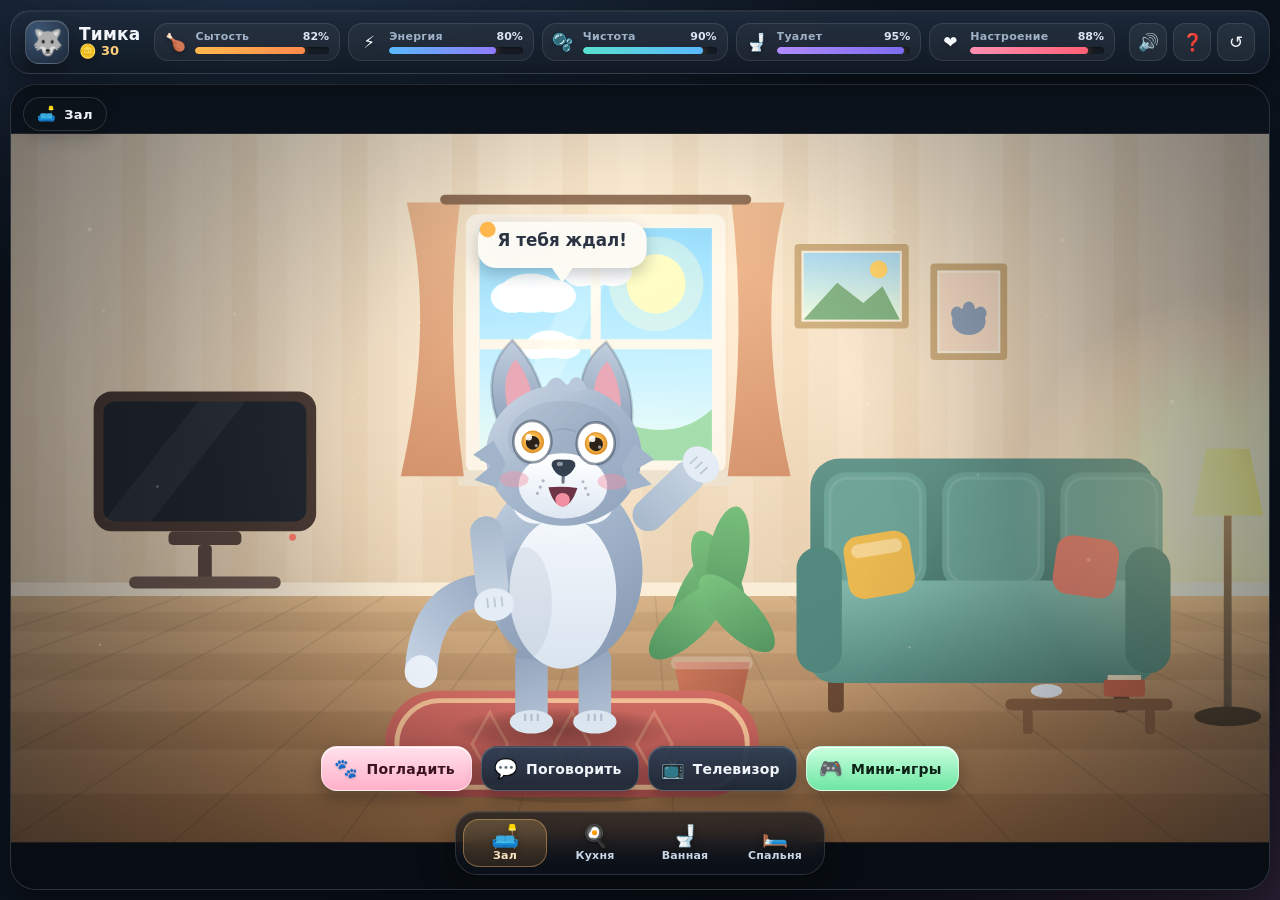
<file: index.html>
<!doctype html>
<html lang="ru">
<head>
  <meta charset="utf-8" />
  <meta name="viewport" content="width=device-width, initial-scale=1, viewport-fit=cover" />
  <meta name="theme-color" content="#0e141d" />
  <title>Волчонок Тимка — мой говорящий волк</title>
  <link rel="icon" href="data:image/svg+xml,<svg xmlns=%22http://www.w3.org/2000/svg%22 viewBox=%220 0 100 100%22><text y=%22.9em%22 font-size=%2290%22>🐺</text></svg>" />
  <link rel="stylesheet" href="css/style.css" />
</head>
<body>
  <div id="app">
    <header id="hud">
      <div class="brand">
        <div class="avatar">🐺</div>
        <div class="brand-text">
          <div class="pet-name" id="petName">Тимка</div>
          <div class="coins" id="coins"><span class="coin-ico">🪙</span><b id="coinValue">0</b></div>
        </div>
      </div>

      <div class="stats" id="stats"></div>

      <div class="hud-tools">
        <button class="icon-btn" id="soundBtn" title="Звук" aria-label="Звук">🔊</button>
        <button class="icon-btn" id="helpBtn" title="Как играть" aria-label="Как играть">❓</button>
        <button class="icon-btn" id="resetBtn" title="Начать заново" aria-label="Начать заново">↺</button>
      </div>
    </header>

    <main id="stage">
      <canvas id="scene"></canvas>

      <div id="roomLabel" class="room-label">
        <span id="roomEmoji">🛋️</span><span id="roomName">Зал</span>
      </div>

      <div class="hint" id="hint">Нажми на Тимку, чтобы погладить</div>

      <div id="actionBar" class="action-bar"></div>
      <div id="toasts" class="toasts"></div>
      <div id="foodPanel" class="food-panel hidden"></div>

      <nav id="rooms" class="rooms" aria-label="Локации"></nav>
    </main>
  </div>

  <div id="minigames" class="overlay hidden" aria-hidden="true">
    <div class="mg-panel">
      <div class="mg-head">
        <div>
          <div class="mg-title">Мини-игры</div>
          <div class="mg-sub">Играй, зарабатывай монетки и поднимай настроение</div>
        </div>
        <button class="icon-btn" id="mgClose" title="Закрыть" aria-label="Закрыть">✕</button>
      </div>

      <div id="mgMenu" class="mg-menu"></div>

      <div id="mgStage" class="mg-stage hidden">
        <div class="mg-stage-head">
          <button class="pill" id="mgBack">← К списку</button>
          <div class="mg-score" id="mgStatus">0</div>
        </div>
        <div id="mgRoot" class="mg-root"></div>
        <div id="mgResult" class="mg-result hidden">
          <div class="mg-result-card">
            <div class="mg-result-title" id="mgResultTitle">Игра окончена!</div>
            <div class="mg-result-score" id="mgResultScore">0</div>
            <div class="mg-result-sub" id="mgResultSub"></div>
            <div class="mg-result-reward" id="mgResultReward">🪙 +0</div>
            <div class="mg-result-btns">
              <button class="btn primary" id="mgAgain">Ещё раз</button>
              <button class="btn" id="mgToMenu">К списку</button>
            </div>
          </div>
        </div>
      </div>
    </div>
  </div>

  <div id="help" class="overlay hidden" aria-hidden="true">
    <div class="help-panel">
      <div class="help-head">
        <div class="mg-title">Как играть</div>
        <button class="icon-btn" id="helpClose" aria-label="Закрыть">✕</button>
      </div>
      <div class="help-body">
        <p>Знакомься — это <b>волчонок Тимка</b>. О нём нужно заботиться: кормить, укладывать спать, мыть, водить в туалет и, конечно, играть с ним.</p>
        <div class="help-grid">
          <div class="help-card"><div class="hi">🛋️</div><b>Зал</b><span>Общайся с Тимкой, гладь его и запускай мини-игры. Можно включить телевизор.</span></div>
          <div class="help-card"><div class="hi">🍳</div><b>Кухня</b><span>Корми волчонка. Каша бесплатная, лакомства — за монетки.</span></div>
          <div class="help-card"><div class="hi">🚽</div><b>Ванная</b><span>Отведи в туалет и помой, когда он испачкается.</span></div>
          <div class="help-card"><div class="hi">🛏️</div><b>Спальня</b><span>Уложи спать, чтобы восстановить энергию. Сон можно ускорить кнопкой «Разбудить».</span></div>
        </div>
        <p><b>Совет:</b> кликай по предметам в комнате — чашка с едой, кровать, унитаз и ванна тоже работают. Следи за шкалой «Туалет»: если она опустеет, Тимка расстроится.</p>
        <p class="muted">Прогресс сохраняется автоматически в этом браузере.</p>
      </div>
      <div class="help-foot">
        <button class="btn primary" id="helpOk">Понятно!</button>
      </div>
    </div>
  </div>

  <noscript><div class="noscript">Для игры нужен включённый JavaScript.</div></noscript>

  <script src="js/util.js"></script>
  <script src="js/save.js"></script>
  <script src="js/wolf.js"></script>
  <script src="js/rooms.js"></script>
  <script src="js/minigames.js"></script>
  <script src="js/mg-bones.js"></script>
  <script src="js/mg-bubbles.js"></script>
  <script src="js/mg-memory.js"></script>
  <script src="js/mg-fishing.js"></script>
  <script src="js/mg-runner.js"></script>
  <script src="js/mg-whack.js"></script>
  <script src="js/mg-snake.js"></script>
  <script src="js/mg-puzzle.js"></script>
  <script src="js/mg-target.js"></script>
  <script src="js/mg-simon.js"></script>
  <script src="js/game.js"></script>
</body>
</html>
</file>
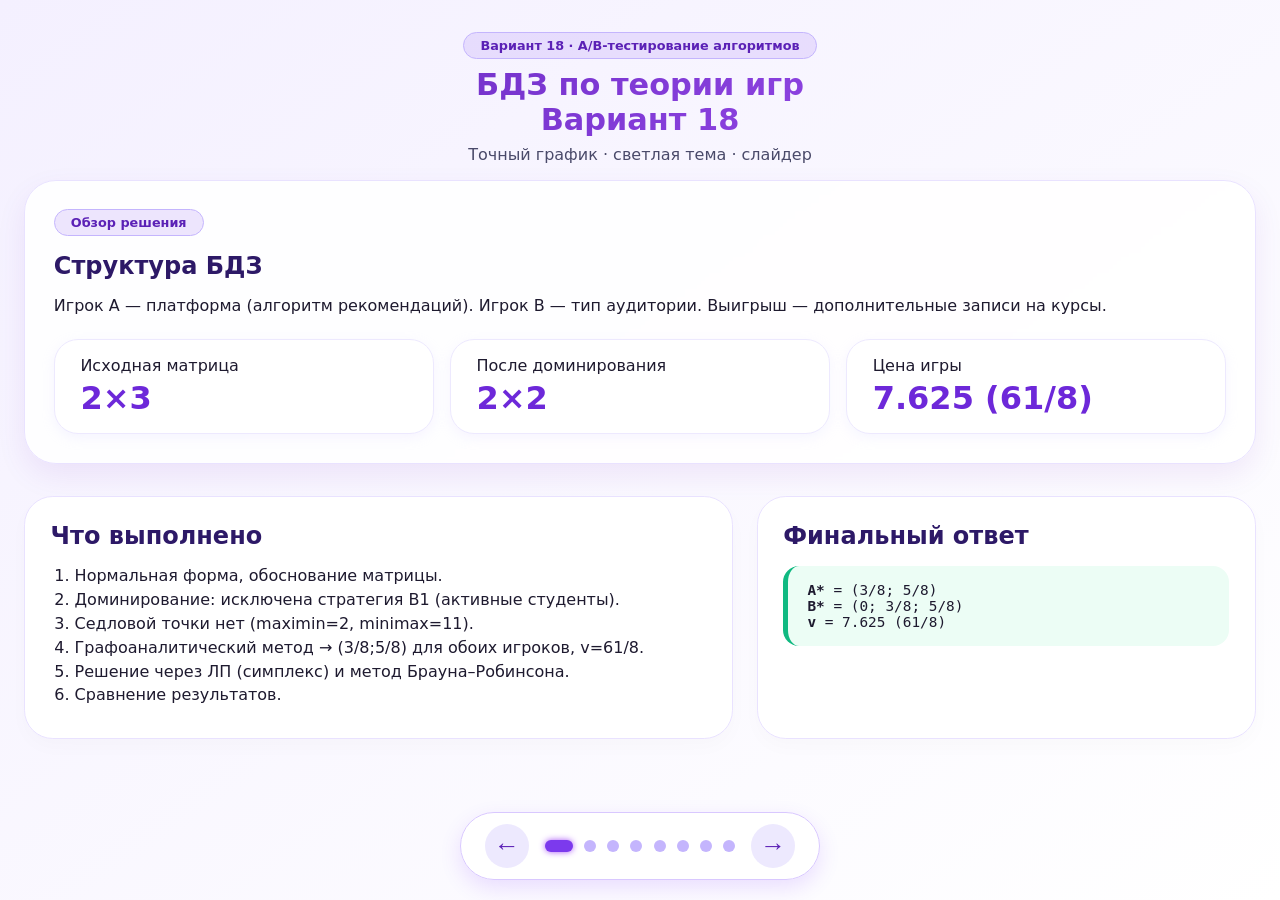
<file: deepseek_html_20260513_eeb566 (1).html>
<!DOCTYPE html>
<html lang="ru">
<head>
  <meta charset="UTF-8" />
  <meta name="viewport" content="width=device-width, initial-scale=1.0, user-scalable=yes" />
  <title>БДЗ. Теория игр. Вариант 18 — точный график, светлая тема</title>
  <style>
    * {
      margin: 0;
      padding: 0;
      box-sizing: border-box;
    }

    body {
      background: linear-gradient(145deg, #f4f0ff 0%, #ffffff 100%);
      font-family: 'Inter', system-ui, -apple-system, 'Segoe UI', Roboto, sans-serif;
      color: #1e1a2f;
      min-height: 100vh;
      padding-bottom: 90px;
    }

    .app {
      max-width: 1400px;
      margin: 0 auto;
      padding: 2rem 1.5rem;
    }

    .hero {
      background: #ffffffdd;
      backdrop-filter: blur(2px);
      border-radius: 2rem;
      padding: 1.8rem;
      margin-bottom: 2rem;
      box-shadow: 0 12px 30px rgba(106, 13, 173, 0.08);
      border: 1px solid #e9e2ff;
    }

    .badge {
      display: inline-block;
      background: #7c3aed20;
      color: #5b21b6;
      padding: 0.3rem 1rem;
      border-radius: 40px;
      font-size: 0.8rem;
      font-weight: 600;
      margin-bottom: 1rem;
      border: 1px solid #c4b5fd;
    }

    h1 {
      font-size: 1.9rem;
      font-weight: 700;
      background: linear-gradient(135deg, #5b21b6, #a855f7);
      -webkit-background-clip: text;
      background-clip: text;
      color: transparent;
      margin-bottom: 0.5rem;
    }

    h2 {
      font-size: 1.5rem;
      font-weight: 600;
      color: #2d1967;
      margin-bottom: 1rem;
    }

    .kpi {
      display: flex;
      flex-wrap: wrap;
      gap: 1rem;
      margin-top: 1.5rem;
    }

    .card {
      background: white;
      border-radius: 1.5rem;
      padding: 1rem 1.6rem;
      box-shadow: 0 4px 12px #ddd6fe40;
      border: 1px solid #ede9fe;
      flex: 1;
      min-width: 150px;
    }

    .card strong {
      display: block;
      font-size: 2rem;
      font-weight: 800;
      color: #6d28d9;
      margin-top: 0.25rem;
    }

    .grid {
      display: grid;
      grid-template-columns: repeat(12, 1fr);
      gap: 1.5rem;
    }

    .panel {
      grid-column: span 12;
      background: rgba(255, 255, 255, 0.92);
      backdrop-filter: blur(4px);
      border-radius: 1.8rem;
      padding: 1.6rem;
      border: 1px solid #e9e2ff;
      box-shadow: 0 8px 20px rgba(0, 0, 0, 0.02);
    }

    .span-6 { grid-column: span 6; }
    .span-5 { grid-column: span 5; }
    .span-7 { grid-column: span 7; }

    table {
      width: 100%;
      border-collapse: collapse;
      background: white;
      border-radius: 1rem;
      overflow: hidden;
      box-shadow: 0 1px 2px #cbd5e1;
    }

    th, td {
      border: 1px solid #e2e8f0;
      padding: 0.75rem;
      text-align: center;
    }

    th {
      background: #f3e8ff;
      color: #4c1d95;
      font-weight: 600;
    }

    td.label {
      text-align: left;
      font-weight: 600;
      background: #faf5ff;
    }

    .formula, .note, .result-box, .danger-box {
      border-radius: 1rem;
      padding: 1rem 1.2rem;
      margin-top: 1rem;
      font-family: 'Fira Code', 'Cascadia Code', monospace;
      font-size: 0.9rem;
    }

    .formula {
      background: #f5f3ff;
      border-left: 5px solid #8b5cf6;
      color: #2d2a5e;
    }

    .note {
      background: #eef2ff;
      border-left: 5px solid #3b82f6;
    }

    .result-box {
      background: #ecfdf5;
      border-left: 5px solid #10b981;
    }

    .danger-box {
      background: #fff1f2;
      border-left: 5px solid #f43f5e;
    }

    .svg-wrap {
      background: #ffffff;
      border-radius: 1.2rem;
      padding: 0.8rem;
      border: 1px solid #e2e8f0;
      box-shadow: 0 2px 8px rgba(0,0,0,0.02);
    }

    .legend {
      display: flex;
      gap: 1.2rem;
      margin-top: 0.8rem;
      font-size: 0.8rem;
    }

    .legend span::before {
      content: "●";
      margin-right: 6px;
      font-size: 1rem;
      vertical-align: middle;
      display: inline-block;
    }

    .legend .l1::before { color: #22d3ee; content: "●"; }
    .legend .l2::before { color: #8b5cf6; }
    .legend .l3::before { color: #34d399; }

    /* --- навигация кружочки + стрелки (слайдер) --- */
    .slider-nav {
      position: fixed;
      bottom: 20px;
      left: 0;
      right: 0;
      display: flex;
      align-items: center;
      justify-content: center;
      gap: 1rem;
      background: rgba(255, 255, 255, 0.9);
      backdrop-filter: blur(12px);
      padding: 0.7rem 1.5rem;
      border-radius: 60px;
      width: fit-content;
      margin: 0 auto;
      border: 1px solid #d9c8ff;
      box-shadow: 0 8px 22px rgba(98, 0, 255, 0.12);
      z-index: 100;
    }

    .nav-arrow {
      background: #ede9fe;
      border: none;
      width: 44px;
      height: 44px;
      border-radius: 60px;
      font-size: 1.6rem;
      font-weight: bold;
      color: #5b21b6;
      cursor: pointer;
      transition: 0.2s;
      display: inline-flex;
      align-items: center;
      justify-content: center;
    }

    .nav-arrow:hover {
      background: #d9c8ff;
      transform: scale(1.02);
    }

    .dots {
      display: flex;
      gap: 0.7rem;
      align-items: center;
    }

    .dot {
      width: 12px;
      height: 12px;
      background-color: #c4b5fd;
      border-radius: 30px;
      transition: all 0.2s ease;
      cursor: pointer;
    }

    .dot.active {
      width: 28px;
      background-color: #7c3aed;
      box-shadow: 0 0 6px #a855f7;
    }

    .tab-panel {
      display: none;
      animation: fade 0.25s ease;
    }

    .tab-panel.active {
      display: block;
    }

    @keyframes fade {
      from { opacity: 0; transform: translateY(6px); }
      to { opacity: 1; transform: translateY(0); }
    }

    @media (max-width: 1000px) {
      .app { padding: 1rem; }
      .span-6, .span-5, .span-7 { grid-column: span 12; }
      .slider-nav { bottom: 12px; padding: 0.4rem 1rem; }
      .nav-arrow { width: 36px; height: 36px; font-size: 1.3rem; }
    }

    .footer-note {
      margin-top: 2rem;
      color: #6b7280;
      font-size: 0.8rem;
      text-align: center;
    }
    ul, ol { padding-left: 1.5rem; margin: 0.5rem 0; }
    li { margin: 0.3rem 0; }
    .brand { text-align: center; margin-bottom: 1rem; }
  </style>
</head>
<body>
<div class="app">
  <div class="brand">
    <div class="badge" style="margin:0 auto 0.5rem auto; display:table;">Вариант 18 · A/B‑тестирование алгоритмов</div>
    <h1>БДЗ по теории игр<br>Вариант 18</h1>
    <p style="color:#4a4a6a;">Точный график · светлая тема · слайдер</p>
  </div>

  <!-- Панели (7 шагов) -->
  <section id="overview" class="tab-panel active">
    <div class="hero">
      <div class="badge">Обзор решения</div>
      <h2>Структура БДЗ</h2>
      <p>Игрок A — платформа (алгоритм рекомендаций). Игрок B — тип аудитории. Выигрыш — дополнительные записи на курсы.</p>
      <div class="kpi">
        <div class="card">Исходная матрица <strong>2×3</strong></div>
        <div class="card">После доминирования <strong>2×2</strong></div>
        <div class="card">Цена игры <strong>7.625 (61/8)</strong></div>
      </div>
    </div>
    <div class="grid">
      <div class="panel span-7">
        <h2>Что выполнено</h2>
        <ol>
          <li>Нормальная форма, обоснование матрицы.</li>
          <li>Доминирование: исключена стратегия B1 (активные студенты).</li>
          <li>Седловой точки нет (maximin=2, minimax=11).</li>
          <li>Графоаналитический метод → (3/8;5/8) для обоих игроков, v=61/8.</li>
          <li>Решение через ЛП (симплекс) и метод Брауна–Робинсона.</li>
          <li>Сравнение результатов.</li>
        </ol>
      </div>
      <div class="panel span-5">
        <h2>Финальный ответ</h2>
        <div class="result-box">
          <strong>A*</strong> = (3/8; 5/8)<br>
          <strong>B*</strong> = (0; 3/8; 5/8)<br>
          <strong>v</strong> = 7.625 (61/8)
        </div>
      </div>
    </div>
  </section>

  <section id="step1" class="tab-panel">
    <div class="hero">
      <h2>Шаг 1. Нормальная форма</h2>
      <p>Игрок A: {коллаборативная фильтрация (A1), контентная фильтрация (A2)}. Игрок B: {активные студенты (B1), случайные пользователи (B2), пассивные подписчики (B3)}.</p>
    </div>
    <div class="grid">
      <div class="panel span-6">
        <h2>Матрица выигрышей</h2>
        <table>
          <tr><th>A\B</th><th>B1: активные</th><th>B2: случайные</th><th>B3: пассивные</th></tr>
          <tr><td class="label">A1: коллаборативная</td><td>5</td><td>17</td><td>2</td></tr>
          <tr><td class="label">A2: контентная</td><td>14</td><td>2</td><td>11</td></tr>
        </table>
        <div class="note">Обоснование: a12=17 (случайные пользователи хорошо откликаются на популярное), a21=14 (активные студенты получают точные рекомендации) и т.д.</div>
      </div>
      <div class="panel span-6">
        <h2>Стратегии</h2>
        <ul><li>A1 — коллаборативная фильтрация</li><li>A2 — контентная фильтрация</li><li>B1 — активные студенты</li><li>B2 — случайные пользователи</li><li>B3 — пассивные подписчики</li></ul>
      </div>
    </div>
  </section>

  <section id="step2" class="tab-panel">
    <div class="hero"><h2>Шаг 2. Доминирование</h2><p>Сравниваем столбцы (игрок B минимизирует выигрыш A).</p></div>
    <div class="grid">
      <div class="panel span-6">
        <div class="formula">B1=(5,14), B2=(17,2), B3=(2,11).<br> B3 доминирует B1: 2 ≤ 5 и 11 ≤ 14 ⇒ B1 убираем.</div>
        <div class="danger-box">Стратегия B1 (активные студенты) доминируется стратегией B3 (пассивные подписчики). Исключаем.</div>
      </div>
      <div class="panel span-6">
        <h2>Сокращённая матрица 2×2</h2>
        <table>
          <tr><th>A\B</th><th>B2 (случайные)</th><th>B3 (пассивные)</th></tr>
          <tr><td class="label">A1</td><td>17</td><td>2</td></tr>
          <tr><td class="label">A2</td><td>2</td><td>11</td></tr>
        </table>
        <div class="result-box">Игра свелась к 2×2, далее решаем аналитически.</div>
      </div>
    </div>
  </section>

  <section id="step3" class="tab-panel">
    <div class="hero"><h2>Шаг 3. Седловая точка</h2></div>
    <div class="grid">
      <div class="panel span-6"><div class="formula">maximin = max( min(5,17,2)=2 , min(14,2,11)=2 ) = 2</div></div>
      <div class="panel span-6"><div class="formula">minimax = min( max(5,14)=14 , max(17,2)=17 , max(2,11)=11 ) = 11</div></div>
      <div class="panel span-12"><div class="danger-box">2 ≠ 11 ⇒ седловой точки в чистых стратегиях нет, переход к смешанным.</div></div>
    </div>
  </section>

  <section id="step4" class="tab-panel">
    <div class="hero"><h2>Шаг 4. Графоаналитический метод (точный график)</h2></div>
    <div class="grid">
      <div class="panel span-5">
        <div class="formula">q = P(B2), 1−q = P(B3)<br>H1(q)=17q+2(1−q)=2+15q<br>H2(q)=2q+11(1−q)=11−9q<br>2+15q = 11−9q → 24q=9 → q=3/8=0.375<br>v=2+15·3/8=61/8=7.625</div>
        <div class="formula">p(A1)=3/8, p(A2)=5/8</div>
      </div>
      <div class="panel span-7">
        <div class="svg-wrap">
          <!-- ИСПРАВЛЕННЫЙ ТОЧНЫЙ ГРАФИК: шкала Y от 0 до 18, точка пересечения точно на месте -->
          <svg viewBox="0 0 640 430" width="100%" height="auto">
            <rect x="70" y="30" width="520" height="320" fill="#faf9fe" stroke="#cbd5e1" rx="10" />
            
            <!-- Горизонтальные линии (Y: 0,2,4,6,8,10,12,14,16,18) -->
            <g stroke="#e2e8f0" stroke-width="1">
              <line x1="70" y1="350" x2="590" y2="350" />  <!-- 0 -->
              <line x1="70" y1="314.44" x2="590" y2="314.44" /> <!-- 2 -->
              <line x1="70" y1="278.89" x2="590" y2="278.89" /> <!-- 4 -->
              <line x1="70" y1="243.33" x2="590" y2="243.33" /> <!-- 6 -->
              <line x1="70" y1="207.78" x2="590" y2="207.78" /> <!-- 8 -->
              <line x1="70" y1="172.22" x2="590" y2="172.22" /> <!-- 10 -->
              <line x1="70" y1="136.67" x2="590" y2="136.67" /> <!-- 12 -->
              <line x1="70" y1="101.11" x2="590" y2="101.11" /> <!-- 14 -->
              <line x1="70" y1="65.56" x2="590" y2="65.56" />   <!-- 16 -->
              <line x1="70" y1="30" x2="590" y2="30" />         <!-- 18 -->
            </g>
            
            <!-- Вертикальные линии (q: 0, 0.2, 0.4, 0.6, 0.8, 1) -->
            <g stroke="#e0d9ff" stroke-width="1">
              <line x1="70" y1="30" x2="70" y2="350" />
              <line x1="174" y1="30" x2="174" y2="350" />
              <line x1="278" y1="30" x2="278" y2="350" />
              <line x1="382" y1="30" x2="382" y2="350" />
              <line x1="486" y1="30" x2="486" y2="350" />
              <line x1="590" y1="30" x2="590" y2="350" />
            </g>
            
            <!-- Оси -->
            <g stroke="#a78bfa" stroke-width="2">
              <line x1="70" y1="350" x2="590" y2="350" />
              <line x1="70" y1="350" x2="70" y2="30" />
            </g>
            
            <!-- Подписи оси q -->
            <g fill="#4c1d95" font-size="12" font-family="monospace">
              <text x="62" y="365">0</text>
              <text x="170" y="365">0.2</text>
              <text x="270" y="365">0.4</text>
              <text x="376" y="365">0.6</text>
              <text x="482" y="365">0.8</text>
              <text x="588" y="365">1</text>
              <text x="605" y="356">q</text>
            </g>
            
            <!-- Подписи оси v (Y) -->
            <g fill="#4c1d95" font-size="12" font-family="monospace">
              <text x="30" y="354">0</text>
              <text x="30" y="318">2</text>
              <text x="30" y="282">4</text>
              <text x="30" y="247">6</text>
              <text x="30" y="211">8</text>
              <text x="30" y="176">10</text>
              <text x="24" y="140">12</text>
              <text x="24" y="105">14</text>
              <text x="24" y="69">16</text>
              <text x="24" y="34">18</text>
              <text x="18" y="20">v</text>
            </g>
            
            <!-- Прямая H1(q)=2+15q (от q=0,v=2 до q=1,v=17) -->
            <!-- Y(2)=314.44, Y(17)=350 - (17/18)*320 = 350 - 302.22 = 47.78 -->
            <line x1="70" y1="314.44" x2="590" y2="47.78" stroke="#22d3ee" stroke-width="4" stroke-linecap="round" />
            
            <!-- Прямая H2(q)=11-9q (от q=0,v=11 до q=1,v=2) -->
            <!-- Y(11)=350 - (11/18)*320 = 350 - 195.56 = 154.44, Y(2)=314.44 -->
            <line x1="70" y1="154.44" x2="590" y2="314.44" stroke="#8b5cf6" stroke-width="4" stroke-linecap="round" />
            
            <!-- Точка пересечения: q=0.375 -> X=70+0.375*520=265, v=7.625 -> Y=350 - (7.625/18)*320 = 350 - 135.56 = 214.44 -->
            <circle cx="265" cy="214.44" r="8" fill="#34d399" stroke="white" stroke-width="2.5" />
            <line x1="265" y1="350" x2="265" y2="214.44" stroke="#34d399" stroke-dasharray="6 4" stroke-width="1.5" />
            <line x1="70" y1="214.44" x2="265" y2="214.44" stroke="#34d399" stroke-dasharray="6 4" stroke-width="1.5" />
            <text x="275" y="206" fill="#2d1967" font-size="12" font-weight="bold">(q=3/8; v=7.625)</text>
          </svg>
        </div>
        <div class="legend">
          <span class="l1">H₁(q) = 2 + 15q</span>
          <span class="l2">H₂(q) = 11 − 9q</span>
          <span class="l3">Пересечение (оптимум)</span>
        </div>
      </div>
    </div>
  </section>

  <section id="step5" class="tab-panel">
    <div class="hero"><h2>Шаг 5. Линейное программирование</h2></div>
    <div class="grid">
      <div class="panel span-6"><div class="formula">max v<br>17p1+2p2 ≥ v<br>2p1+11p2 ≥ v<br>p1+p2=1</div></div>
      <div class="panel span-6"><div class="formula">min v<br>17q2+2q3 ≤ v<br>2q2+11q3 ≤ v<br>q2+q3=1</div></div>
      <div class="panel span-12"><div class="result-box">Решение: p1=3/8, p2=5/8, q2=3/8, q3=5/8, v=61/8=7.625.</div></div>
    </div>
  </section>

  <section id="step6" class="tab-panel">
    <div class="hero"><h2>Шаг 6. Метод Брауна–Робинсона (12 итераций)</h2><p>Итерационный процесс для матрицы 2×2 (B2, B3).</p></div>
    <div class="grid">
      <div class="panel span-12" id="br-table-container"></div>
      <div class="panel span-6"><div id="empirical-result" class="formula"></div></div>
      <div class="panel span-6"><div id="convergence-note" class="result-box"></div></div>
    </div>
  </section>

  <section id="step7" class="tab-panel">
    <div class="hero"><h2>Шаг 7. Сравнение и вывод</h2></div>
    <div class="grid">
      <div class="panel span-6">
        <ul>
          <li>✔ Доминирование: B1 исключена → игра 2×2.</li>
          <li>✔ Седловая точка отсутствует → смешанные стратегии.</li>
          <li>✔ Графоаналитический: точное решение (3/8;5/8).</li>
          <li>✔ ЛП: подтвердило цену игры 7.625.</li>
          <li>✔ Браун–Робинсон: эмпирические частоты сходятся к теоретическим.</li>
        </ul>
      </div>
      <div class="panel span-6">
        <div class="result-box">
          <strong>Итоговая цена игры</strong> v = 61/8 = 7.625 дополнительных записей.<br>
          Игрок A: коллаборативная фильтрация с вероятностью 3/8, контентная — 5/8.<br>
          Игрок B: исключить B1, смешивать B2 (случайные) с вероятностью 3/8 и B3 (пассивные) с 5/8.
        </div>
        <div class="footer-note">Все методы дали идентичный результат, что подтверждает корректность решения.</div>
      </div>
    </div>
  </section>
</div>

<!-- Круговая навигация + стрелки -->
<div class="slider-nav">
  <button class="nav-arrow" id="prevSlide">←</button>
  <div class="dots" id="dotsContainer"></div>
  <button class="nav-arrow" id="nextSlide">→</button>
</div>

<script>
  // --- навигация слайдером
  const sections = ['overview', 'step1', 'step2', 'step3', 'step4', 'step5', 'step6', 'step7'];
  let currentIdx = 0;

  function showSection(index) {
    document.querySelectorAll('.tab-panel').forEach(panel => panel.classList.remove('active'));
    document.getElementById(sections[index]).classList.add('active');
    document.querySelectorAll('.dot').forEach((dot, i) => {
      if (i === index) dot.classList.add('active');
      else dot.classList.remove('active');
    });
    currentIdx = index;
  }

  const dotsContainer = document.getElementById('dotsContainer');
  sections.forEach((_, idx) => {
    const dot = document.createElement('div');
    dot.classList.add('dot');
    if (idx === 0) dot.classList.add('active');
    dot.addEventListener('click', () => showSection(idx));
    dotsContainer.appendChild(dot);
  });

  document.getElementById('prevSlide').addEventListener('click', () => {
    let newIdx = currentIdx - 1;
    if (newIdx < 0) newIdx = sections.length - 1;
    showSection(newIdx);
  });
  document.getElementById('nextSlide').addEventListener('click', () => {
    let newIdx = currentIdx + 1;
    if (newIdx >= sections.length) newIdx = 0;
    showSection(newIdx);
  });
  window.addEventListener('keydown', (e) => {
    if (e.key === 'ArrowLeft') { e.preventDefault(); document.getElementById('prevSlide').click(); }
    if (e.key === 'ArrowRight') { e.preventDefault(); document.getElementById('nextSlide').click(); }
  });

  // ---- метод Брауна-Робинсона (12 итераций) ----
  const payoff = [[17,2],[2,11]];
  let cA = [0,0], cB = [0,0];
  let history = [];
  let totalWin = 0;
  for (let t=1; t<=12; t++) {
    let moveA, moveB, win;
    if (t===1) {
      moveA=0;
      moveB = payoff[0][0] < payoff[0][1] ? 0 : 1;
      win = payoff[moveA][moveB];
    } else {
      let freqB0 = cB[0]/(t-1), freqB1 = cB[1]/(t-1);
      let expA0 = payoff[0][0]*freqB0 + payoff[0][1]*freqB1;
      let expA1 = payoff[1][0]*freqB0 + payoff[1][1]*freqB1;
      moveA = expA0 >= expA1 ? 0 : 1;
      let freqA0 = cA[0]/(t-1), freqA1 = cA[1]/(t-1);
      let expB0 = payoff[0][0]*freqA0 + payoff[1][0]*freqA1;
      let expB1 = payoff[0][1]*freqA0 + payoff[1][1]*freqA1;
      moveB = expB0 <= expB1 ? 0 : 1;
      win = payoff[moveA][moveB];
    }
    cA[moveA]++; cB[moveB]++;
    totalWin += win;
    let avg = totalWin / t;
    history.push({
      t, moveA: moveA===0?'A1':'A2', moveB: moveB===0?'B2 (случайные)':'B3 (пассивные)',
      win, avg: avg.toFixed(3),
      freqA: `(${cA[0]}/${t}, ${cA[1]}/${t})`, freqB: `(${cB[0]}/${t}, ${cB[1]}/${t})`
    });
  }

  function renderBR() {
    let html = `<table style="font-size:13px"><thead><tr>
      <th>t</th><th>Ход A</th><th>Ход B</th><th>Частоты A</th><th>Частоты B</th><th>Выигрыш</th><th>Ср.выигрыш</th>
    </tr></thead><tbody>`;
    for(let row of history) {
      html += `<tr><td>${row.t}</td><td>${row.moveA}</td><td>${row.moveB}</td>
      <td>${row.freqA}</td><td>${row.freqB}</td><td>${row.win}</td><td>${row.avg}</td></tr>`;
    }
    html += `</tbody></table>`;
    document.getElementById('br-table-container').innerHTML = html;
    let last = history[history.length-1];
    let p1 = cA[0]/12, p2 = cA[1]/12;
    let q2 = cB[0]/12, q3 = cB[1]/12;
    document.getElementById('empirical-result').innerHTML = `
      <strong>Эмпирические частоты после 12 итераций:</strong><br>
      A: (${p1.toFixed(4)}; ${p2.toFixed(4)}) ≈ (0.375; 0.625)<br>
      B: (0; ${q2.toFixed(4)}; ${q3.toFixed(4)}) ≈ (0; 0.375; 0.625)<br>
      Средний выигрыш: ${last.avg} (теоретический 7.625)
    `;
    document.getElementById('convergence-note').innerHTML = `Сходимость к цене игры 7.625. На последних итерациях средний выигрыш колеблется около 7.6–7.7.`;
  }
  renderBR();
</script>
</body>
</html>
</file>
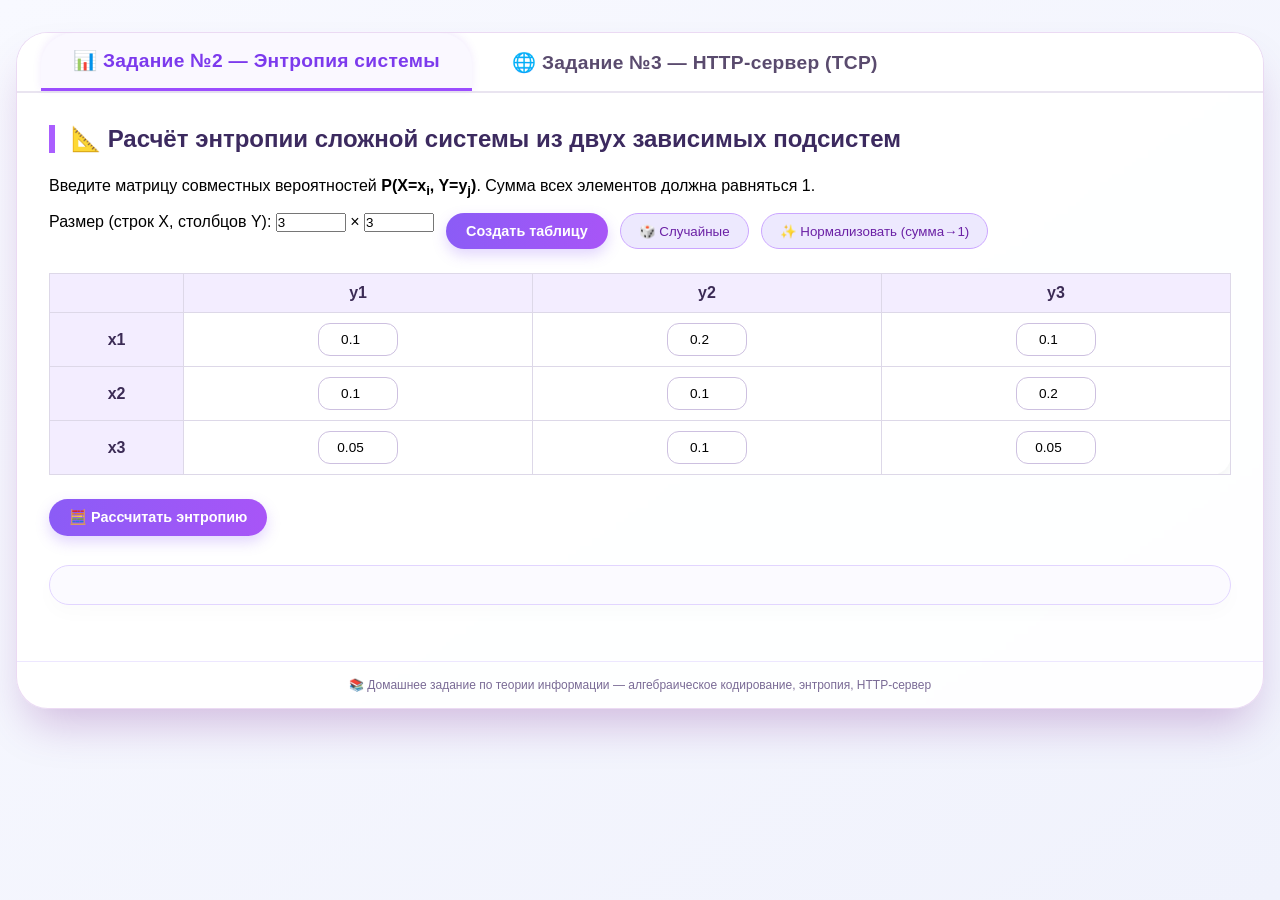
<file: deepseek_html_20260524_31c361.html>
<!DOCTYPE html>
<html lang="ru">
<head>
    <meta charset="UTF-8">
    <meta name="viewport" content="width=device-width, initial-scale=1.0, user-scalable=yes">
    <title>Теория информации — Задания 2 и 3</title>
    <style>
        * {
            margin: 0;
            padding: 0;
            box-sizing: border-box;
        }

        body {
            font-family: 'Segoe UI', Roboto, 'Helvetica Neue', sans-serif;
            background: linear-gradient(145deg, #f8f9ff 0%, #f0f2fc 100%);
            min-height: 100vh;
            padding: 2rem 1rem;
        }

        /* главный контейнер */
        .glass-container {
            max-width: 1300px;
            margin: 0 auto;
            background: rgba(255, 255, 255, 0.92);
            backdrop-filter: blur(2px);
            border-radius: 2rem;
            box-shadow: 0 25px 45px -12px rgba(98, 0, 128, 0.25);
            overflow: hidden;
            border: 1px solid rgba(156, 72, 196, 0.2);
        }

        /* шапка с выбором задания */
        .tab-bar {
            display: flex;
            background: white;
            border-bottom: 2px solid #e9e4f0;
            padding: 0 1.5rem;
            gap: 0.5rem;
        }

        .tab-btn {
            background: transparent;
            border: none;
            font-size: 1.2rem;
            font-weight: 600;
            padding: 1rem 2rem;
            cursor: pointer;
            color: #5a4b6e;
            transition: all 0.2s ease;
            border-radius: 2rem 2rem 0 0;
            letter-spacing: 0.3px;
        }

        .tab-btn i {
            margin-right: 8px;
            font-style: normal;
            display: inline-block;
        }

        .tab-btn:hover {
            background: #f3eefa;
            color: #6a1b9a;
        }

        .tab-btn.active {
            background: #faf8ff;
            color: #7c3aed;
            border-bottom: 3px solid #9b4dff;
            box-shadow: 0 -2px 8px rgba(124, 58, 237, 0.1);
        }

        /* панели с содержанием заданий */
        .tab-pane {
            display: none;
            padding: 2rem 2rem 2.5rem;
            animation: fade 0.25s ease;
        }

        .tab-pane.active-pane {
            display: block;
        }

        @keyframes fade {
            from { opacity: 0; transform: translateY(6px);}
            to { opacity: 1; transform: translateY(0);}
        }

        /* фиолетовые акценты */
        h2 {
            color: #3c2a5f;
            border-left: 6px solid #aa5eff;
            padding-left: 1rem;
            margin-bottom: 1.5rem;
            font-weight: 600;
        }

        h3 {
            color: #4a3a6e;
            margin: 1.2rem 0 0.8rem;
        }

        .purple-gradient-btn {
            background: linear-gradient(95deg, #8b5cf6, #a855f7);
            border: none;
            color: white;
            font-weight: 600;
            padding: 10px 20px;
            border-radius: 40px;
            cursor: pointer;
            transition: 0.2s;
            box-shadow: 0 6px 14px rgba(139, 92, 246, 0.25);
            font-size: 0.9rem;
        }

        .purple-gradient-btn:hover {
            background: linear-gradient(95deg, #7c3aed, #9333ea);
            transform: translateY(-2px);
            box-shadow: 0 12px 20px rgba(139, 92, 246, 0.35);
        }

        .secondary-btn {
            background: #ede9fe;
            color: #6b21a5;
            border: 1px solid #cba6ff;
            padding: 8px 18px;
            border-radius: 40px;
            cursor: pointer;
            font-weight: 500;
        }

        /* таблица ввода вероятностей */
        .matrix-wrapper {
            overflow-x: auto;
            margin: 1.5rem 0;
        }

        .prob-table {
            border-collapse: collapse;
            background: white;
            border-radius: 20px;
            box-shadow: 0 4px 12px rgba(0,0,0,0.05);
            width: 100%;
        }

        .prob-table th, .prob-table td {
            border: 1px solid #ddd8e8;
            padding: 10px;
            text-align: center;
        }

        .prob-table th {
            background: #f3edff;
            color: #3b2b55;
            font-weight: 600;
        }

        .prob-table input {
            width: 80px;
            padding: 8px;
            text-align: center;
            border: 1px solid #cdc0e0;
            border-radius: 12px;
            font-size: 0.85rem;
        }

        .result-card {
            background: #fbfaff;
            border-radius: 28px;
            padding: 1.2rem 1.8rem;
            margin-top: 1.8rem;
            border: 1px solid #e2d5ff;
            box-shadow: 0 8px 20px rgba(0,0,0,0.02);
        }

        .error-message {
            color: #dc2626;
            background: #fee2e2;
            padding: 10px 16px;
            border-radius: 28px;
            margin-top: 15px;
        }

        /* блок кода для сервера */
        .code-block {
            background: #1e1a2f;
            color: #e2e2ff;
            padding: 1rem;
            border-radius: 24px;
            overflow-x: auto;
            font-family: 'Fira Code', 'Courier New', monospace;
            font-size: 0.8rem;
            margin: 1rem 0;
            white-space: pre-wrap;
            word-break: break-word;
        }

        .instruction-box {
            background: #f5f0ff;
            border-left: 5px solid #aa5eff;
            padding: 1rem 1.5rem;
            border-radius: 20px;
            margin: 1rem 0;
        }

        .flex-buttons {
            display: flex;
            gap: 15px;
            flex-wrap: wrap;
            margin: 1rem 0;
        }

        footer {
            text-align: center;
            padding: 1rem;
            font-size: 0.75rem;
            color: #7a6b96;
            border-top: 1px solid #ede7ff;
            margin-top: 1rem;
        }
    </style>
</head>
<body>
<div class="glass-container">
    <div class="tab-bar">
        <button class="tab-btn active" data-tab="tab2">📊 Задание №2 — Энтропия системы</button>
        <button class="tab-btn" data-tab="tab3">🌐 Задание №3 — HTTP-сервер (TCP)</button>
    </div>

    <!-- Панель задания 2: энтропия -->
    <div id="tab2" class="tab-pane active-pane">
        <h2>📐 Расчёт энтропии сложной системы из двух зависимых подсистем</h2>
        <p>Введите матрицу совместных вероятностей <strong>P(X=x<sub>i</sub>, Y=y<sub>j</sub>)</strong>. Сумма всех элементов должна равняться 1.</p>
        <div class="controls" style="display: flex; gap: 12px; flex-wrap: wrap; margin: 15px 0;">
            <label>Размер (строк X, столбцов Y): 
                <input type="number" id="rows" value="3" min="1" max="8" style="width: 70px;"> × 
                <input type="number" id="cols" value="3" min="1" max="8" style="width: 70px;">
            </label>
            <button id="resizeBtn" class="purple-gradient-btn">Создать таблицу</button>
            <button id="randomBtn" class="secondary-btn">🎲 Случайные</button>
            <button id="normalizeBtn" class="secondary-btn">✨ Нормализовать (сумма→1)</button>
        </div>
        <div id="tableContainer" class="matrix-wrapper"></div>
        <button id="calcBtn" class="purple-gradient-btn">🧮 Рассчитать энтропию</button>
        <div id="results" class="result-card"></div>
        <div id="errorMsg" class="error-message" style="display: none;"></div>
    </div>

    <!-- Панель задания 3: HTTP-сервер -->
    <div id="tab3" class="tab-pane">
        <h2>🚀 HTTP-сервер поверх TCP (реализация на Python)</h2>
        <div class="instruction-box">
            <strong>📌 Как использовать:</strong><br>
            1. Сохраните приведённый ниже Python-код в файл <code>simple_http_server.py</code><br>
            2. Убедитесь, что у вас установлен Python 3.6+<br>
            3. Запустите в терминале: <code>python simple_http_server.py</code><br>
            4. Откройте браузер и перейдите по адресу <code>http://localhost:8080/</code><br>
            5. Сервер отдаёт HTML-страницы из папки <code>./www</code> (создаст автоматически)<br>
            <span style="font-size:0.85rem;">✨ Поддерживает: GET, обработку ошибок 404/403, нормализацию путей, безопасность.</span>
        </div>
        <div class="flex-buttons">
            <button id="downloadServerBtn" class="purple-gradient-btn">⬇ Скачать simple_http_server.py</button>
            <button id="copyCodeBtn" class="secondary-btn">📋 Скопировать код</button>
        </div>
        <h3>📄 Исходный код сервера (Python 3)</h3>
        <div class="code-block" id="serverCodeBlock">
            <pre id="serverCode" style="margin:0; font-family: monospace;">#!/usr/bin/env python3
import socket
import os
import sys

HOST = 'localhost'
PORT = 8080
WEBROOT = './www'

def handle_client(client_socket, client_address):
    try:
        request_data = client_socket.recv(4096).decode('utf-8', errors='ignore')
        if not request_data:
            return
        request_line = request_data.splitlines()[0] if request_data.splitlines() else ''
        parts = request_line.split()
        if len(parts) < 2:
            send_error(client_socket, 400, "Bad Request")
            return
        method, path = parts[0], parts[1]
        if method.upper() != 'GET':
            send_error(client_socket, 405, "Method Not Allowed")
            return
        if '..' in path or path.startswith('/..'):
            send_error(client_socket, 403, "Forbidden")
            return
        if path.endswith('/'):
            path += 'index.html'
        relative_path = path.lstrip('/')
        if relative_path == '':
            relative_path = 'index.html'
        full_path = os.path.join(WEBROOT, relative_path)
        full_path = os.path.normpath(full_path)
        if not full_path.startswith(os.path.abspath(WEBROOT)):
            send_error(client_socket, 403, "Forbidden")
            return
        if not os.path.exists(full_path) or not os.path.isfile(full_path):
            send_error(client_socket, 404, "Not Found")
            return
        with open(full_path, 'rb') as f:
            content = f.read()
        response_headers = (
            "HTTP/1.1 200 OK\r\n"
            "Content-Type: text/html; charset=utf-8\r\n"
            f"Content-Length: {len(content)}\r\n"
            "Connection: close\r\n"
            "\r\n"
        )
        client_socket.sendall(response_headers.encode('utf-8'))
        client_socket.sendall(content)
    except Exception:
        send_error(client_socket, 500, "Internal Server Error")
    finally:
        client_socket.close()

def send_error(client_socket, code, message):
    body = f"&lt;html&gt;&lt;body&gt;&lt;h1&gt;{code} {message}&lt;/h1&gt;&lt;hr&gt;&lt;small&gt;Simple HTTP Server&lt;/small&gt;&lt;/body&gt;&lt;/html&gt;"
    response = (
        f"HTTP/1.1 {code} {message}\r\n"
        "Content-Type: text/html; charset=utf-8\r\n"
        f"Content-Length: {len(body)}\r\n"
        "Connection: close\r\n"
        "\r\n"
        f"{body}"
    )
    client_socket.sendall(response.encode('utf-8'))

def start_server():
    server_socket = socket.socket(socket.AF_INET, socket.SOCK_STREAM)
    server_socket.setsockopt(socket.SOL_SOCKET, socket.SO_REUSEADDR, 1)
    try:
        server_socket.bind((HOST, PORT))
    except Exception as e:
        print(f"Bind error: {e}")
        sys.exit(1)
    server_socket.listen(5)
    print(f"Server running at http://{HOST}:{PORT}")
    if not os.path.exists(WEBROOT):
        os.makedirs(WEBROOT)
    index_path = os.path.join(WEBROOT, 'index.html')
    if not os.path.exists(index_path):
        with open(index_path, 'w', encoding='utf-8') as f:
            f.write("&lt;!DOCTYPE html&gt;&lt;html&gt;&lt;head&gt;&lt;title&gt;Test&lt;/title&gt;&lt;/head&gt;&lt;body&gt;&lt;h1&gt;HTTP сервер работает!&lt;/h1&gt;&lt;/body&gt;&lt;/html&gt;")
    try:
        while True:
            client_sock, addr = server_socket.accept()
            print(f"Connection from {addr}")
            handle_client(client_sock, addr)
    except KeyboardInterrupt:
        print("\nShutting down.")
    finally:
        server_socket.close()

if __name__ == '__main__':
    start_server()</pre>
        </div>
        <div class="instruction-box">
            🎥 <strong>Демо-видео и презентация</strong> — для полного выполнения задания №3 подготовьте короткую запись экрана (до 5 мин), демонстрирующую запуск сервера, открытие страниц, обработку 404 и 403. Презентацию можно оформить отдельно (PDF/PPT). Код выше полностью рабочий и соответствует требованиям: работает поверх TCP, отдаёт HTML, обрабатывает ошибки.
        </div>
        <footer>🔧 Для демонстрации работы сервера необходимо запустить Python-файл локально.</footer>
    </div>
    <footer>📚 Домашнее задание по теории информации — алгебраическое кодирование, энтропия, HTTP-сервер</footer>
</div>

<script>
    // ======================= ЗАДАНИЕ 2: энтропия =======================
    let currentRows = 3, currentCols = 3;
    const rowsInput = document.getElementById('rows');
    const colsInput = document.getElementById('cols');
    const resizeBtn = document.getElementById('resizeBtn');
    const randomBtn = document.getElementById('randomBtn');
    const normalizeBtn = document.getElementById('normalizeBtn');
    const calcBtn = document.getElementById('calcBtn');
    const tableContainer = document.getElementById('tableContainer');
    const resultsDiv = document.getElementById('results');
    const errorDiv = document.getElementById('errorMsg');

    function createTable(rows, cols, initialValues = null) {
        const table = document.createElement('table');
        table.className = 'prob-table';
        // header
        const thead = document.createElement('thead');
        let headerRow = document.createElement('tr');
        headerRow.appendChild(document.createElement('th')); // угол
        for (let j = 0; j < cols; j++) {
            let th = document.createElement('th');
            th.textContent = `y${j+1}`;
            headerRow.appendChild(th);
        }
        thead.appendChild(headerRow);
        table.appendChild(thead);
        const tbody = document.createElement('tbody');
        for (let i = 0; i < rows; i++) {
            const tr = document.createElement('tr');
            const thRow = document.createElement('th');
            thRow.textContent = `x${i+1}`;
            tr.appendChild(thRow);
            for (let j = 0; j < cols; j++) {
                const td = document.createElement('td');
                const input = document.createElement('input');
                input.type = 'number';
                input.step = 'any';
                let val = (initialValues && initialValues[i] && initialValues[i][j] !== undefined) ? initialValues[i][j] : '0';
                input.value = val;
                td.appendChild(input);
                tr.appendChild(td);
            }
            tbody.appendChild(tr);
        }
        table.appendChild(tbody);
        tableContainer.innerHTML = '';
        tableContainer.appendChild(table);
    }

    function getMatrix() {
        const table = document.querySelector('#tableContainer .prob-table');
        if (!table) return [];
        const rows = table.querySelectorAll('tbody tr');
        const matrix = [];
        for (let i = 0; i < rows.length; i++) {
            const inputs = rows[i].querySelectorAll('input');
            const rowData = [];
            for (let j = 0; j < inputs.length; j++) {
                let val = parseFloat(inputs[j].value);
                if (isNaN(val)) val = 0;
                rowData.push(val);
            }
            matrix.push(rowData);
        }
        return matrix;
    }

    function setMatrix(matrix) {
        const table = document.querySelector('#tableContainer .prob-table');
        if (!table) return;
        const rows = table.querySelectorAll('tbody tr');
        for (let i = 0; i < rows.length && i < matrix.length; i++) {
            const inputs = rows[i].querySelectorAll('input');
            for (let j = 0; j < inputs.length && j < matrix[i].length; j++) {
                inputs[j].value = matrix[i][j];
            }
        }
    }

    function randomMatrix(rows, cols) {
        let mat = Array(rows).fill().map(() => Array(cols).fill(0));
        for (let i = 0; i < rows; i++) {
            for (let j = 0; j < cols; j++) {
                mat[i][j] = Math.random() + 0.01;
            }
        }
        return mat;
    }

    function normalizeMatrix(mat) {
        let sum = 0;
        for (let i = 0; i < mat.length; i++) {
            for (let j = 0; j < mat[0].length; j++) {
                sum += mat[i][j];
            }
        }
        if (sum === 0) return mat;
        return mat.map(row => row.map(v => v / sum));
    }

    function computeEntropies(matrix) {
        const rows = matrix.length, cols = matrix[0].length;
        let H_xy = 0;
        let pX = new Array(rows).fill(0);
        let pY = new Array(cols).fill(0);
        for (let i = 0; i < rows; i++) {
            for (let j = 0; j < cols; j++) {
                let p = matrix[i][j];
                if (p > 0) H_xy -= p * Math.log2(p);
                pX[i] += p;
                pY[j] += p;
            }
        }
        let H_x = 0, H_y = 0;
        for (let i = 0; i < rows; i++) if (pX[i] > 0) H_x -= pX[i] * Math.log2(pX[i]);
        for (let j = 0; j < cols; j++) if (pY[j] > 0) H_y -= pY[j] * Math.log2(pY[j]);
        let H_x_given_y = 0, H_y_given_x = 0;
        for (let i = 0; i < rows; i++) {
            for (let j = 0; j < cols; j++) {
                let p = matrix[i][j];
                if (p > 0 && pY[j] > 0) H_x_given_y -= p * Math.log2(p / pY[j]);
                if (p > 0 && pX[i] > 0) H_y_given_x -= p * Math.log2(p / pX[i]);
            }
        }
        let I_xy = H_x + H_y - H_xy;
        return { H_xy, H_x, H_y, H_x_given_y, H_y_given_x, I_xy };
    }

    function checkSum(matrix) {
        let sum = 0;
        for (let i = 0; i < matrix.length; i++)
            for (let j = 0; j < matrix[0].length; j++) sum += matrix[i][j];
        return Math.abs(sum - 1) < 1e-6;
    }

    function displayResults(results) {
        resultsDiv.innerHTML = `
            <h3 style="margin-top:0;">📈 Результаты (биты)</h3>
            <p><strong>Совместная энтропия H(X,Y):</strong> ${results.H_xy.toFixed(6)}</p>
            <p><strong>Энтропия H(X):</strong> ${results.H_x.toFixed(6)}</p>
            <p><strong>Энтропия H(Y):</strong> ${results.H_y.toFixed(6)}</p>
            <p><strong>Условная H(X|Y):</strong> ${results.H_x_given_y.toFixed(6)}</p>
            <p><strong>Условная H(Y|X):</strong> ${results.H_y_given_x.toFixed(6)}</p>
            <p><strong>Взаимная информация I(X;Y):</strong> ${results.I_xy.toFixed(6)}</p>
            <hr><small>0·log₂0 = 0</small>
        `;
    }

    function updateError(msg) {
        if (msg) {
            errorDiv.textContent = msg;
            errorDiv.style.display = 'block';
        } else {
            errorDiv.style.display = 'none';
        }
    }

    resizeBtn.addEventListener('click', () => {
        let rows = parseInt(rowsInput.value);
        let cols = parseInt(colsInput.value);
        if (isNaN(rows)) rows = 3;
        if (isNaN(cols)) cols = 3;
        rows = Math.min(8, Math.max(1, rows));
        cols = Math.min(8, Math.max(1, cols));
        currentRows = rows; currentCols = cols;
        createTable(rows, cols);
        updateError('');
        resultsDiv.innerHTML = '';
    });

    randomBtn.addEventListener('click', () => {
        let mat = randomMatrix(currentRows, currentCols);
        setMatrix(mat);
        updateError('');
        resultsDiv.innerHTML = '';
    });

    normalizeBtn.addEventListener('click', () => {
        let mat = getMatrix();
        if (mat.length && mat[0].length) {
            mat = normalizeMatrix(mat);
            setMatrix(mat);
            updateError('✅ Матрица нормализована (сумма = 1)');
        }
        resultsDiv.innerHTML = '';
    });

    calcBtn.addEventListener('click', () => {
        const matrix = getMatrix();
        if (!matrix.length || !matrix[0].length) return;
        if (!checkSum(matrix)) {
            let sum = matrix.reduce((s,row)=>s+row.reduce((a,b)=>a+b,0),0);
            updateError(`❌ Сумма вероятностей = ${sum.toFixed(6)} ≠ 1. Нажмите "Нормализовать" или исправьте вручную.`);
            resultsDiv.innerHTML = '';
            return;
        }
        updateError('');
        const res = computeEntropies(matrix);
        displayResults(res);
    });

    // ======================= ЗАДАНИЕ 3: скачивание / копирование кода =======================
    const serverCodeFull = `#!/usr/bin/env python3
import socket
import os
import sys

HOST = 'localhost'
PORT = 8080
WEBROOT = './www'

def handle_client(client_socket, client_address):
    try:
        request_data = client_socket.recv(4096).decode('utf-8', errors='ignore')
        if not request_data:
            return
        request_line = request_data.splitlines()[0] if request_data.splitlines() else ''
        parts = request_line.split()
        if len(parts) < 2:
            send_error(client_socket, 400, "Bad Request")
            return
        method, path = parts[0], parts[1]
        if method.upper() != 'GET':
            send_error(client_socket, 405, "Method Not Allowed")
            return
        if '..' in path or path.startswith('/..'):
            send_error(client_socket, 403, "Forbidden")
            return
        if path.endswith('/'):
            path += 'index.html'
        relative_path = path.lstrip('/')
        if relative_path == '':
            relative_path = 'index.html'
        full_path = os.path.join(WEBROOT, relative_path)
        full_path = os.path.normpath(full_path)
        if not full_path.startswith(os.path.abspath(WEBROOT)):
            send_error(client_socket, 403, "Forbidden")
            return
        if not os.path.exists(full_path) or not os.path.isfile(full_path):
            send_error(client_socket, 404, "Not Found")
            return
        with open(full_path, 'rb') as f:
            content = f.read()
        response_headers = (
            "HTTP/1.1 200 OK\\r\\n"
            "Content-Type: text/html; charset=utf-8\\r\\n"
            f"Content-Length: {len(content)}\\r\\n"
            "Connection: close\\r\\n"
            "\\r\\n"
        )
        client_socket.sendall(response_headers.encode('utf-8'))
        client_socket.sendall(content)
    except Exception:
        send_error(client_socket, 500, "Internal Server Error")
    finally:
        client_socket.close()

def send_error(client_socket, code, message):
    body = f"<html><body><h1>{code} {message}</h1><hr><small>Simple HTTP Server</small></body></html>"
    response = (
        f"HTTP/1.1 {code} {message}\\r\\n"
        "Content-Type: text/html; charset=utf-8\\r\\n"
        f"Content-Length: {len(body)}\\r\\n"
        "Connection: close\\r\\n"
        "\\r\\n"
        f"{body}"
    )
    client_socket.sendall(response.encode('utf-8'))

def start_server():
    server_socket = socket.socket(socket.AF_INET, socket.SOCK_STREAM)
    server_socket.setsockopt(socket.SOL_SOCKET, socket.SO_REUSEADDR, 1)
    try:
        server_socket.bind((HOST, PORT))
    except Exception as e:
        print(f"Bind error: {e}")
        sys.exit(1)
    server_socket.listen(5)
    print(f"Server running at http://{HOST}:{PORT}")
    if not os.path.exists(WEBROOT):
        os.makedirs(WEBROOT)
    index_path = os.path.join(WEBROOT, 'index.html')
    if not os.path.exists(index_path):
        with open(index_path, 'w', encoding='utf-8') as f:
            f.write("<!DOCTYPE html><html><head><title>Test</title></head><body><h1>HTTP сервер работает!</h1></body></html>")
    try:
        while True:
            client_sock, addr = server_socket.accept()
            print(f"Connection from {addr}")
            handle_client(client_sock, addr)
    except KeyboardInterrupt:
        print("\\nShutting down.")
    finally:
        server_socket.close()

if __name__ == '__main__':
    start_server()`;

    document.getElementById('downloadServerBtn').addEventListener('click', () => {
        const blob = new Blob([serverCodeFull], {type: 'text/x-python'});
        const link = document.createElement('a');
        link.href = URL.createObjectURL(blob);
        link.download = 'simple_http_server.py';
        document.body.appendChild(link);
        link.click();
        document.body.removeChild(link);
        URL.revokeObjectURL(link.href);
    });

    document.getElementById('copyCodeBtn').addEventListener('click', () => {
        navigator.clipboard.writeText(serverCodeFull).then(() => {
            alert('✅ Код скопирован в буфер обмена!');
        }).catch(() => alert('Не удалось скопировать'));
    });

    // Вкладки
    const tabs = document.querySelectorAll('.tab-btn');
    const panes = document.querySelectorAll('.tab-pane');
    tabs.forEach(btn => {
        btn.addEventListener('click', () => {
            const tabId = btn.getAttribute('data-tab');
            tabs.forEach(b => b.classList.remove('active'));
            btn.classList.add('active');
            panes.forEach(pane => pane.classList.remove('active-pane'));
            document.getElementById(tabId).classList.add('active-pane');
        });
    });

    // инициализация таблицы энтропии начальными значениями (пример)
    createTable(3, 3, [[0.1,0.2,0.1],[0.1,0.1,0.2],[0.05,0.1,0.05]]);
</script>
</body>
</html>
</file>
<file: css/style.css>
/* ============ Волчонок Тимка — стили ============ */
:root{
  --bg:#0b1119;
  --bg2:#141d2a;
  --panel:rgba(20,29,41,.82);
  --panel-solid:#18222f;
  --panel-2:rgba(35,48,66,.9);
  --line:rgba(255,255,255,.10);
  --line-2:rgba(255,255,255,.18);
  --text:#f2f6fb;
  --muted:#9fb2c8;
  --accent:#ffb64d;
  --accent-2:#ffcf7a;
  --good:#4fd68a;
  --bad:#ff6b73;
  --violet:#a78bfa;
  --blue:#5ab8ff;
  --pink:#ff8fb1;
  --radius:20px;
  --shadow:0 20px 50px rgba(0,0,0,.45);
  --font:"Segoe UI", system-ui, -apple-system, "Nunito", Roboto, Arial, sans-serif;
}

*{box-sizing:border-box}
html,body{height:100%}
html{-webkit-text-size-adjust:100%}
body{
  margin:0;
  font-family:var(--font);
  color:var(--text);
  background:
    radial-gradient(1100px 700px at 20% -10%, #22344d 0%, transparent 60%),
    radial-gradient(900px 600px at 100% 100%, #2a1f33 0%, transparent 55%),
    linear-gradient(160deg, #0a1017 0%, #0d1520 55%, #0a0f16 100%);
  overflow:hidden;
  -webkit-user-select:none; user-select:none;
  touch-action:manipulation;
}
button{font-family:inherit; color:inherit; border:0; background:none; cursor:pointer}
.hidden{display:none !important}
.muted{color:var(--muted)}

/* ---------- каркас ---------- */
#app{
  position:fixed; inset:0;
  display:flex; flex-direction:column;
  padding:10px;
  gap:10px;
}

/* ---------- HUD ---------- */
#hud{
  flex:0 0 auto;
  display:flex; align-items:center; gap:14px;
  padding:9px 14px;
  background:linear-gradient(180deg, rgba(30,43,60,.92), rgba(17,25,36,.92));
  border:1px solid var(--line);
  border-radius:var(--radius);
  box-shadow:0 12px 30px rgba(0,0,0,.35), inset 0 1px 0 rgba(255,255,255,.06);
  backdrop-filter:blur(14px);
  z-index:5;
}
.brand{display:flex; align-items:center; gap:10px; min-width:0}
.avatar{
  width:44px; height:44px; flex:0 0 auto;
  display:grid; place-items:center; font-size:25px;
  border-radius:14px;
  background:radial-gradient(circle at 30% 25%, #3d5674, #1b2737);
  border:1px solid var(--line-2);
  box-shadow:inset 0 1px 0 rgba(255,255,255,.14), 0 6px 14px rgba(0,0,0,.3);
}
.brand-text{line-height:1.1; min-width:0}
.pet-name{
  font-weight:800; font-size:17px; letter-spacing:.2px;
  white-space:nowrap; overflow:hidden; text-overflow:ellipsis;
}
.coins{display:flex; align-items:center; gap:5px; font-size:13px; color:var(--accent-2); font-weight:700}
.coin-ico{filter:drop-shadow(0 2px 3px rgba(0,0,0,.35)); font-size:14px}
.coins.bump{animation:coinBump .45s ease}
@keyframes coinBump{0%{transform:scale(1)}35%{transform:scale(1.22)}100%{transform:scale(1)}}

.stats{display:flex; gap:8px; flex:1; justify-content:center; min-width:0}
.stat{
  display:flex; align-items:center; gap:8px;
  padding:6px 10px 6px 8px;
  background:rgba(255,255,255,.045);
  border:1px solid var(--line);
  border-radius:14px;
  min-width:0; flex:1 1 0; max-width:190px;
  transition:background .25s, border-color .25s, transform .25s;
}
.stat .ico{font-size:17px; width:24px; text-align:center; filter:drop-shadow(0 2px 2px rgba(0,0,0,.3))}
.stat .body{flex:1; min-width:0}
.stat .row{display:flex; justify-content:space-between; align-items:baseline; gap:6px; margin-bottom:4px}
.stat .lbl{font-size:11px; font-weight:700; letter-spacing:.3px; color:var(--muted); white-space:nowrap; overflow:hidden; text-overflow:ellipsis}
.stat .val{font-size:11px; font-weight:800; color:#dbe6f3; font-variant-numeric:tabular-nums}
.bar{height:7px; border-radius:99px; background:rgba(0,0,0,.35); overflow:hidden; box-shadow:inset 0 1px 2px rgba(0,0,0,.35)}
.bar i{
  display:block; height:100%; width:50%;
  border-radius:99px;
  background:linear-gradient(90deg, var(--c1,#ffb64d), var(--c2,#ff8f4d));
  box-shadow:0 0 10px rgba(255,180,80,.45);
  transition:width .35s ease, background .3s;
}
.stat.warn{border-color:rgba(255,107,115,.4); background:rgba(255,107,115,.10); animation:statPulse 1.5s infinite}
.stat.warn .bar i{background:linear-gradient(90deg,#ff6b73,#ff9d6b); box-shadow:0 0 12px rgba(255,90,100,.55)}
@keyframes statPulse{0%,100%{box-shadow:0 0 0 rgba(255,90,100,0)}50%{box-shadow:0 0 14px rgba(255,90,100,.28)}}

.hud-tools{display:flex; gap:6px; flex:0 0 auto}
.icon-btn{
  width:38px; height:38px; border-radius:12px;
  display:grid; place-items:center; font-size:17px;
  background:rgba(255,255,255,.06);
  border:1px solid var(--line);
  transition:transform .15s, background .2s, border-color .2s;
}
.icon-btn:hover{background:rgba(255,255,255,.12); border-color:var(--line-2); transform:translateY(-1px)}
.icon-btn:active{transform:scale(.94)}
.icon-btn.off{opacity:.5; text-decoration:line-through}

/* ---------- сцена ---------- */
#stage{
  position:relative; flex:1 1 auto; min-height:0;
  border-radius:calc(var(--radius) + 6px);
  overflow:hidden;
  border:1px solid var(--line);
  box-shadow:var(--shadow), inset 0 1px 0 rgba(255,255,255,.05);
  background:#141d28;
}
#scene{position:absolute; inset:0; width:100%; height:100%; display:block}

.room-label{
  position:absolute; top:12px; left:12px;
  display:flex; align-items:center; gap:8px;
  padding:7px 13px;
  font-size:13px; font-weight:800; letter-spacing:.3px;
  background:rgba(13,20,29,.55);
  border:1px solid rgba(255,255,255,.14);
  border-radius:99px;
  backdrop-filter:blur(10px);
  box-shadow:0 6px 18px rgba(0,0,0,.2);
  pointer-events:none;
  z-index:3;
}
.room-label span:first-child{font-size:15px}
.hint{
  position:absolute; top:12px; right:12px;
  padding:7px 13px; font-size:12px; font-weight:600; color:#dbe6f3;
  background:rgba(13,20,29,.45);
  border:1px solid rgba(255,255,255,.10);
  border-radius:99px;
  backdrop-filter:blur(8px);
  pointer-events:none; opacity:.9;
  z-index:3;
  animation:fadeHint 1s 8s both;
}
@keyframes fadeHint{to{opacity:0; transform:translateY(-6px)}}

/* ---------- действия ---------- */
.action-bar{
  position:absolute; left:50%; bottom:98px; transform:translateX(-50%);
  display:flex; align-items:center; justify-content:center; gap:9px;
  flex-wrap:wrap; width:min(100% - 24px, 900px);
  z-index:4;
  pointer-events:none;
}
.action-btn{
  pointer-events:auto;
  display:flex; align-items:center; gap:8px;
  padding:10px 16px 10px 12px;
  border-radius:16px;
  font-size:14px; font-weight:800; letter-spacing:.2px;
  color:#101822;
  background:linear-gradient(180deg, #fff4dc, #ffd08a);
  border:1px solid rgba(255,255,255,.5);
  box-shadow:0 8px 18px rgba(0,0,0,.28), inset 0 1px 0 #fff;
  transition:transform .15s, filter .2s, box-shadow .2s;
  white-space:nowrap;
}
.action-btn .emo{font-size:19px; filter:drop-shadow(0 1px 1px rgba(0,0,0,.15))}
.action-btn:hover{transform:translateY(-2px); filter:brightness(1.04); box-shadow:0 13px 26px rgba(0,0,0,.35), inset 0 1px 0 #fff}
.action-btn:active{transform:translateY(0) scale(.97)}
.action-btn.dark{
  color:var(--text);
  background:linear-gradient(180deg, rgba(45,62,84,.95), rgba(27,38,52,.95));
  border-color:rgba(255,255,255,.18);
  box-shadow:0 8px 18px rgba(0,0,0,.3), inset 0 1px 0 rgba(255,255,255,.14);
}
.action-btn.green{
  background:linear-gradient(180deg,#c9ffdf,#6ee6a3);
  color:#0d2117;
}
.action-btn.pink{
  background:linear-gradient(180deg,#ffe1ec,#ffb0c9);
  color:#3a1220;
}
.action-btn:disabled{opacity:.5; transform:none; pointer-events:none; filter:grayscale(.4)}
.action-btn.pulse{animation:btnPulse 1.8s infinite}
@keyframes btnPulse{0%,100%{box-shadow:0 8px 18px rgba(0,0,0,.28), 0 0 0 0 rgba(255,190,90,.45)}50%{box-shadow:0 8px 18px rgba(0,0,0,.28), 0 0 0 9px rgba(255,190,90,0)}}

/* ---------- навигация по комнатам ---------- */
.rooms{
  position:absolute; left:50%; bottom:14px; transform:translateX(-50%);
  display:flex; gap:6px; padding:7px;
  background:rgba(12,19,28,.62);
  border:1px solid rgba(255,255,255,.13);
  border-radius:22px;
  backdrop-filter:blur(14px);
  box-shadow:0 14px 34px rgba(0,0,0,.35), inset 0 1px 0 rgba(255,255,255,.08);
  z-index:4;
}
.room-btn{
  display:flex; flex-direction:column; align-items:center; gap:2px;
  min-width:84px; padding:7px 12px 5px;
  border-radius:16px;
  color:#c8d6e6;
  transition:background .2s, color .2s, transform .15s;
  position:relative;
}
.room-btn .r-ico{font-size:21px; line-height:1; filter:drop-shadow(0 2px 3px rgba(0,0,0,.35)); transition:transform .2s}
.room-btn .r-name{font-size:11px; font-weight:700; letter-spacing:.2px}
.room-btn:hover{background:rgba(255,255,255,.08); color:#fff; transform:translateY(-1px)}
.room-btn.active{
  background:linear-gradient(180deg, rgba(255,204,120,.22), rgba(255,150,60,.12));
  color:#ffe9c4;
  box-shadow:inset 0 0 0 1px rgba(255,196,110,.4);
}
.room-btn.active .r-ico{transform:scale(1.08)}
.room-btn .dot{
  position:absolute; top:4px; right:10px;
  width:8px; height:8px; border-radius:50%;
  background:#ff6b73; box-shadow:0 0 8px #ff6b73;
  animation:dotPulse 1.2s infinite;
}
@keyframes dotPulse{0%,100%{transform:scale(1); opacity:1}50%{transform:scale(1.35); opacity:.7}}

/* ---------- тосты ---------- */
.toasts{
  position:absolute; right:14px; top:60px;
  display:flex; flex-direction:column; gap:8px; align-items:flex-end;
  z-index:6; pointer-events:none;
}
.toast{
  padding:9px 14px; border-radius:14px;
  font-size:13px; font-weight:700;
  background:rgba(20,30,43,.92);
  border:1px solid var(--line-2);
  box-shadow:0 10px 24px rgba(0,0,0,.35);
  animation:toastIn .35s cubic-bezier(.2,.9,.3,1.4) both;
  backdrop-filter:blur(10px);
}
.toast.good{border-color:rgba(90,220,150,.45); color:#a9f7c9}
.toast.bad{border-color:rgba(255,107,115,.45); color:#ffb7bb}
.toast.gold{border-color:rgba(255,183,77,.5); color:#ffe0a6}
.toast.hide{animation:toastOut .3s ease forwards}
@keyframes toastIn{from{opacity:0; transform:translateX(24px) scale(.94)}to{opacity:1; transform:none}}
@keyframes toastOut{to{opacity:0; transform:translateX(18px) scale(.96)}}

/* ---------- еда ---------- */
.food-panel{
  position:absolute; left:50%; bottom:96px; transform:translateX(-50%);
  display:flex; gap:10px; padding:12px;
  background:rgba(16,24,35,.92);
  border:1px solid var(--line-2);
  border-radius:20px;
  box-shadow:0 18px 40px rgba(0,0,0,.45);
  backdrop-filter:blur(16px);
  z-index:5;
  animation:popIn .28s cubic-bezier(.2,.9,.3,1.3) both;
}
@keyframes popIn{from{opacity:0; transform:translate(-50%,10px) scale(.95)}to{opacity:1; transform:translate(-50%,0) scale(1)}}
.food-item{
  position:relative;
  width:104px; padding:12px 8px 10px;
  display:flex; flex-direction:column; align-items:center; gap:4px;
  border-radius:16px;
  background:rgba(255,255,255,.05);
  border:1px solid var(--line);
  transition:transform .15s, background .2s, border-color .2s;
}
.food-item:hover{transform:translateY(-3px); background:rgba(255,255,255,.10); border-color:var(--line-2)}
.food-item:disabled{opacity:.45; pointer-events:none}
.food-item .f-emo{font-size:30px; filter:drop-shadow(0 4px 4px rgba(0,0,0,.3))}
.food-item .f-name{font-size:12px; font-weight:800}
.food-item .f-cost{font-size:11px; font-weight:800; color:var(--accent-2)}
.food-item .f-stat{font-size:10px; color:var(--muted)}
.food-panel .close-food{
  position:absolute; top:-10px; right:-10px;
  width:28px; height:28px; border-radius:50%;
  background:#2a3a4f; border:1px solid var(--line-2);
  display:grid; place-items:center; font-size:13px;
}

/* ---------- оверлеи ---------- */
.overlay{
  position:fixed; inset:0; z-index:50;
  display:grid; place-items:center;
  padding:14px;
  background:rgba(5,9,14,.72);
  backdrop-filter:blur(10px);
  animation:overlayIn .25s ease both;
}
@keyframes overlayIn{from{opacity:0}to{opacity:1}}
.mg-panel{
  width:min(1120px, 100%);
  height:min(92dvh, 860px);
  display:flex; flex-direction:column;
  background:linear-gradient(180deg, #1a2534, #131c28);
  border:1px solid var(--line-2);
  border-radius:26px;
  box-shadow:0 40px 90px rgba(0,0,0,.6), inset 0 1px 0 rgba(255,255,255,.08);
  overflow:hidden;
  animation:panelIn .35s cubic-bezier(.2,.9,.3,1.15) both;
}
@keyframes panelIn{from{opacity:0; transform:translateY(18px) scale(.97)}to{opacity:1; transform:none}}
.mg-head{
  display:flex; align-items:flex-start; justify-content:space-between; gap:14px;
  padding:20px 22px 14px;
  border-bottom:1px solid var(--line);
}
.mg-title{font-size:22px; font-weight:900; letter-spacing:.2px}
.mg-sub{font-size:13px; color:var(--muted); margin-top:3px}
.mg-menu{
  flex:1; overflow:auto;
  display:grid; grid-template-columns:repeat(auto-fill, minmax(200px, 1fr));
  align-content:start;
  grid-auto-rows:minmax(158px, auto);
  gap:12px; padding:16px 20px 22px;
  scrollbar-width:thin;
}
.mg-card{
  position:relative;
  display:flex; flex-direction:column; align-items:flex-start; gap:6px;
  padding:16px 16px 14px;
  text-align:left;
  background:linear-gradient(160deg, rgba(255,255,255,.075), rgba(255,255,255,.025));
  border:1px solid var(--line);
  border-radius:18px;
  transition:transform .18s, border-color .2s, background .2s, box-shadow .2s;
  overflow:hidden;
}
.mg-card::after{
  content:""; position:absolute; inset:auto -30% -60% auto; width:150px; height:150px;
  background:radial-gradient(circle, rgba(255,183,77,.22), transparent 70%);
  pointer-events:none;
}
.mg-card:hover{transform:translateY(-4px); border-color:rgba(255,196,110,.45); background:linear-gradient(160deg, rgba(255,255,255,.11), rgba(255,255,255,.035)); box-shadow:0 16px 30px rgba(0,0,0,.3)}
.mg-card:active{transform:translateY(-1px) scale(.99)}
.mg-card .mg-ico{font-size:34px; line-height:1; filter:drop-shadow(0 5px 6px rgba(0,0,0,.35))}
.mg-card .mg-name{font-size:15px; font-weight:900}
.mg-card .mg-desc{font-size:12px; color:var(--muted); line-height:1.35}
.mg-card .mg-best{margin-top:auto; padding-top:8px; font-size:11px; font-weight:800; color:var(--accent-2); letter-spacing:.2px}

.mg-stage{position:relative; flex:1; min-height:0; display:flex; flex-direction:column; padding:12px 18px 16px}
.mg-stage-head{display:flex; align-items:center; justify-content:space-between; gap:10px; padding:4px 0 10px}
.pill{
  padding:8px 15px; border-radius:99px;
  font-size:13px; font-weight:800;
  background:rgba(255,255,255,.07);
  border:1px solid var(--line-2);
  transition:background .2s, transform .15s;
}
.pill:hover{background:rgba(255,255,255,.14)}
.pill:active{transform:scale(.96)}
.mg-score{
  font-size:15px; font-weight:900; font-variant-numeric:tabular-nums;
  padding:8px 16px; border-radius:99px;
  background:rgba(255,183,77,.12); color:#ffe0a6; border:1px solid rgba(255,183,77,.3);
  min-width:80px; text-align:center;
}
.mg-root{
  flex:1; min-height:0;
  display:flex; align-items:center; justify-content:center;
  position:relative;
}
.mg-root canvas{
  max-width:100%; max-height:100%; width:auto; height:auto;
  border-radius:18px;
  box-shadow:0 20px 50px rgba(0,0,0,.45);
  touch-action:none;
  display:block;
}
.mg-root .game-wrap{width:100%; height:100%; display:flex; align-items:center; justify-content:center; flex-direction:column; gap:10px; min-height:0}

/* результат */
.mg-result{
  position:absolute; inset:0; z-index:3;
  display:grid; place-items:center;
  background:rgba(9,14,20,.72);
  backdrop-filter:blur(6px);
  border-radius:0 0 24px 24px;
  animation:overlayIn .2s ease both;
}
.mg-result-card{
  width:min(380px, 90%); padding:24px;
  text-align:center;
  background:linear-gradient(180deg,#223044,#16202d);
  border:1px solid var(--line-2);
  border-radius:24px;
  box-shadow:0 30px 60px rgba(0,0,0,.5);
  animation:panelIn .35s cubic-bezier(.2,.9,.3,1.2) both;
}
.mg-result-title{font-size:15px; font-weight:800; color:var(--muted); letter-spacing:.4px; text-transform:uppercase}
.mg-result-score{font-size:54px; font-weight:900; line-height:1.1; margin:6px 0 2px; background:linear-gradient(180deg,#fff,#ffcf7a); -webkit-background-clip:text; background-clip:text; color:transparent}
.mg-result-sub{font-size:13px; color:var(--muted); min-height:18px}
.mg-result-reward{
  display:inline-block; margin:14px 0 18px; padding:8px 18px; border-radius:99px;
  font-size:16px; font-weight:900; color:#ffe0a6;
  background:rgba(255,183,77,.12); border:1px solid rgba(255,183,77,.35);
}
.mg-result-btns{display:flex; gap:10px; justify-content:center}

/* ---------- кнопки ---------- */
.btn{
  padding:11px 20px; border-radius:14px;
  font-size:14px; font-weight:800;
  background:rgba(255,255,255,.08);
  border:1px solid var(--line-2);
  transition:transform .15s, background .2s;
}
.btn:hover{background:rgba(255,255,255,.14); transform:translateY(-1px)}
.btn:active{transform:scale(.97)}
.btn.primary{
  background:linear-gradient(180deg,#ffe9be,#ffbd5e);
  color:#241406; border-color:#ffe6b0;
  box-shadow:0 8px 20px rgba(255,170,50,.25);
}
.btn.primary:hover{background:linear-gradient(180deg,#fff2d6,#ffc66f)}

/* ---------- помощь ---------- */
.help-panel{
  width:min(760px, 100%); max-height:92dvh;
  display:flex; flex-direction:column;
  background:linear-gradient(180deg,#1b2635,#131c28);
  border:1px solid var(--line-2);
  border-radius:26px;
  box-shadow:var(--shadow);
  animation:panelIn .35s cubic-bezier(.2,.9,.3,1.15) both;
  overflow:hidden;
}
.help-head{display:flex; justify-content:space-between; align-items:center; padding:20px 22px 12px; border-bottom:1px solid var(--line)}
.help-body{padding:16px 22px; overflow:auto; line-height:1.55; font-size:14px; color:#dbe6f3}
.help-body p{margin:0 0 12px}
.help-grid{display:grid; grid-template-columns:1fr 1fr; gap:10px; margin:4px 0 16px}
.help-card{padding:12px; border-radius:14px; background:rgba(255,255,255,.05); border:1px solid var(--line); display:flex; flex-direction:column; gap:3px; font-size:12.5px; color:var(--muted)}
.help-card b{color:var(--text); font-size:13.5px}
.help-card .hi{font-size:24px; margin-bottom:2px}
.help-foot{padding:14px 22px 20px; display:flex; justify-content:flex-end; border-top:1px solid var(--line)}

.noscript{position:fixed; inset:0; display:grid; place-items:center; background:#0b1119; z-index:99; font-size:18px}

/* ---------- игры (внутренние элементы) ---------- */
.mg-root .mg-canvas-wrap{position:relative; width:100%; height:100%; display:flex; align-items:center; justify-content:center}
.mg-root .mg-center{display:flex; align-items:center; justify-content:center; width:100%; height:100%}
.mg-root .mg-tip{font-size:12px; color:var(--muted); text-align:center; padding:6px 0 0}

/* карточки памяти */
.mem-grid{
  display:grid; gap:10px; width:min(560px, 92%);
  grid-template-columns:repeat(4, 1fr);
  perspective:900px;
  margin:auto;
}
.mem-card{
  position:relative; aspect-ratio:1/1;
  transform-style:preserve-3d;
  transition:transform .38s cubic-bezier(.3,.9,.3,1.1);
  cursor:pointer;
}
.mem-card.flip{transform:rotateY(180deg)}
.mem-card .face{
  position:absolute; inset:0;
  display:grid; place-items:center;
  border-radius:16px;
  backface-visibility:hidden;
  font-size:clamp(20px, 5vw, 38px);
  border:1px solid rgba(255,255,255,.14);
  box-shadow:0 8px 18px rgba(0,0,0,.3), inset 0 1px 0 rgba(255,255,255,.15);
}
.mem-card .back{
  background:
    radial-gradient(circle at 30% 25%, rgba(255,255,255,.18), transparent 55%),
    linear-gradient(150deg, #3c5674, #233448);
}
.mem-card .back::after{content:"🐾"; opacity:.35; font-size:clamp(18px, 4vw, 30px)}
.mem-card .front{
  transform:rotateY(180deg);
  background:linear-gradient(160deg,#fff7e6,#ffe3ad);
  color:#2a1a08;
}
.mem-card.done .front{background:linear-gradient(160deg,#c9ffdf,#7ee6a8); box-shadow:0 0 22px rgba(90,230,150,.35)}
.mem-card.done{animation:memDone .5s ease}
@keyframes memDone{0%{transform:rotateY(180deg) scale(1)}50%{transform:rotateY(180deg) scale(1.08)}100%{transform:rotateY(180deg) scale(1)}}
.mem-hud{display:flex; gap:16px; justify-content:center; font-size:12px; color:var(--muted); padding-bottom:8px; font-weight:700}

/* пазл */
.puzzle-wrap{display:flex; gap:18px; align-items:center; justify-content:center; width:100%; height:100%; flex-wrap:wrap}
.puzzle-board{
  position:relative;
  width:min(420px, 78vw); aspect-ratio:1/1;
  display:grid; grid-template-columns:repeat(3,1fr); grid-template-rows:repeat(3,1fr);
  gap:3px; padding:3px;
  background:rgba(0,0,0,.35);
  border-radius:16px;
  border:1px solid var(--line-2);
  box-shadow:0 20px 45px rgba(0,0,0,.4);
}
.pz-tile{
  position:relative; border-radius:8px; overflow:hidden;
  background-size:300% 300%;
  cursor:pointer;
  transition:transform .12s, filter .15s;
  border:1px solid rgba(255,255,255,.16);
}
.pz-tile:hover{filter:brightness(1.1)}
.pz-tile.empty{background:rgba(255,255,255,.045); border:1px dashed rgba(255,255,255,.14); cursor:default}
.pz-tile:not(.empty):active{transform:scale(.97)}
.puzzle-side{display:flex; flex-direction:column; gap:10px; align-items:center; max-width:260px}
.puzzle-ref{width:150px; aspect-ratio:1/1; border-radius:12px; border:1px solid var(--line-2); box-shadow:0 10px 24px rgba(0,0,0,.35); opacity:.9}
.puzzle-info{font-size:12px; color:var(--muted); text-align:center; line-height:1.5}
.puzzle-info b{color:#ffe0a6}

/* симон */
.simon-wrap{display:flex; flex-direction:column; align-items:center; gap:18px; justify-content:center; height:100%}
.simon-grid{display:grid; grid-template-columns:1fr 1fr; gap:12px; width:min(380px, 80vw); aspect-ratio:1/1}
.simon-pad{
  border-radius:22px;
  display:grid; place-items:center; font-size:clamp(30px,7vw,52px);
  border:2px solid rgba(255,255,255,.18);
  box-shadow:inset 0 6px 0 rgba(255,255,255,.16), 0 12px 26px rgba(0,0,0,.35);
  filter:saturate(.85) brightness(.72);
  transition:filter .12s, transform .12s, box-shadow .12s;
  cursor:pointer;
}
.simon-pad.p0{background:linear-gradient(160deg,#ff9160,#c9452a)}
.simon-pad.p1{background:linear-gradient(160deg,#63c8ff,#1e6fa8)}
.simon-pad.p2{background:linear-gradient(160deg,#7ce6a5,#228b51)}
.simon-pad.p3{background:linear-gradient(160deg,#d3a4ff,#7b3fc4)}
.simon-pad.lit{filter:saturate(1.2) brightness(1.35); transform:scale(1.03); box-shadow:inset 0 6px 0 rgba(255,255,255,.25), 0 0 34px rgba(255,255,255,.35)}
.simon-pad:active{transform:scale(.98)}
.simon-msg{font-size:15px; font-weight:800; min-height:22px; color:#ffe0a6; text-align:center}

/* dpad для змейки */
.dpad{display:grid; grid-template-columns:repeat(3,52px); grid-template-rows:repeat(2,46px); gap:6px; margin-top:8px}
.dpad button{
  border-radius:12px; background:rgba(255,255,255,.08); border:1px solid var(--line-2);
  font-size:18px; font-weight:900;
}
.dpad button:active{background:rgba(255,255,255,.2)}
.dpad .up{grid-column:2; grid-row:1}
.dpad .left{grid-column:1; grid-row:2}
.dpad .down{grid-column:2; grid-row:2}
.dpad .right{grid-column:3; grid-row:2}

@media (max-width: 860px){
  #app{padding:6px; gap:6px}
  #hud{padding:7px 9px; gap:8px}
  .brand .avatar{width:38px; height:38px; font-size:21px}
  .pet-name{font-size:15px}
  .stats{gap:5px}
  .stat{padding:5px 7px; gap:5px; border-radius:11px}
  .stat .lbl{display:none}
  .stat .row{margin-bottom:3px; justify-content:center}
  .stat .ico{font-size:15px; width:18px}
  .stat .val{font-size:10px}
  .bar{height:5px}
  .hud-tools .icon-btn{width:33px; height:33px; font-size:15px; border-radius:10px}
  .room-btn{min-width:64px; padding:6px 8px 4px}
  .room-btn .r-name{font-size:10px}
  .room-btn .r-ico{font-size:19px}
  .action-bar{bottom:86px; gap:7px}
  .action-btn{padding:8px 12px 8px 9px; font-size:12.5px; border-radius:13px; gap:6px}
  .action-btn .emo{font-size:16px}
  .hint{display:none}
  .help-grid{grid-template-columns:1fr}
  .mg-head{padding:14px 16px 10px}
  .mg-title{font-size:18px}
  .mg-sub{font-size:11.5px}
  .mg-menu{grid-template-columns:repeat(auto-fill,minmax(150px,1fr)); padding:12px; gap:9px}
  .mg-card{padding:12px; border-radius:15px}
  .mg-card .mg-ico{font-size:27px}
  .mg-card .mg-name{font-size:13.5px}
  .mg-card .mg-desc{font-size:11px}
  .mg-stage{padding:8px 10px 12px}
  .mg-panel{border-radius:20px; height:94dvh}
  .food-item{width:88px; padding:10px 6px 8px}
  .food-item .f-emo{font-size:25px}
  .food-panel{padding:9px; gap:7px; bottom:84px}
}
@media (max-height: 620px){
  .action-bar{bottom:78px}
  .action-btn{padding:7px 11px; font-size:12px}
  .rooms{padding:5px; bottom:8px}
  .room-btn{padding:4px 9px 3px}
}
</file>
